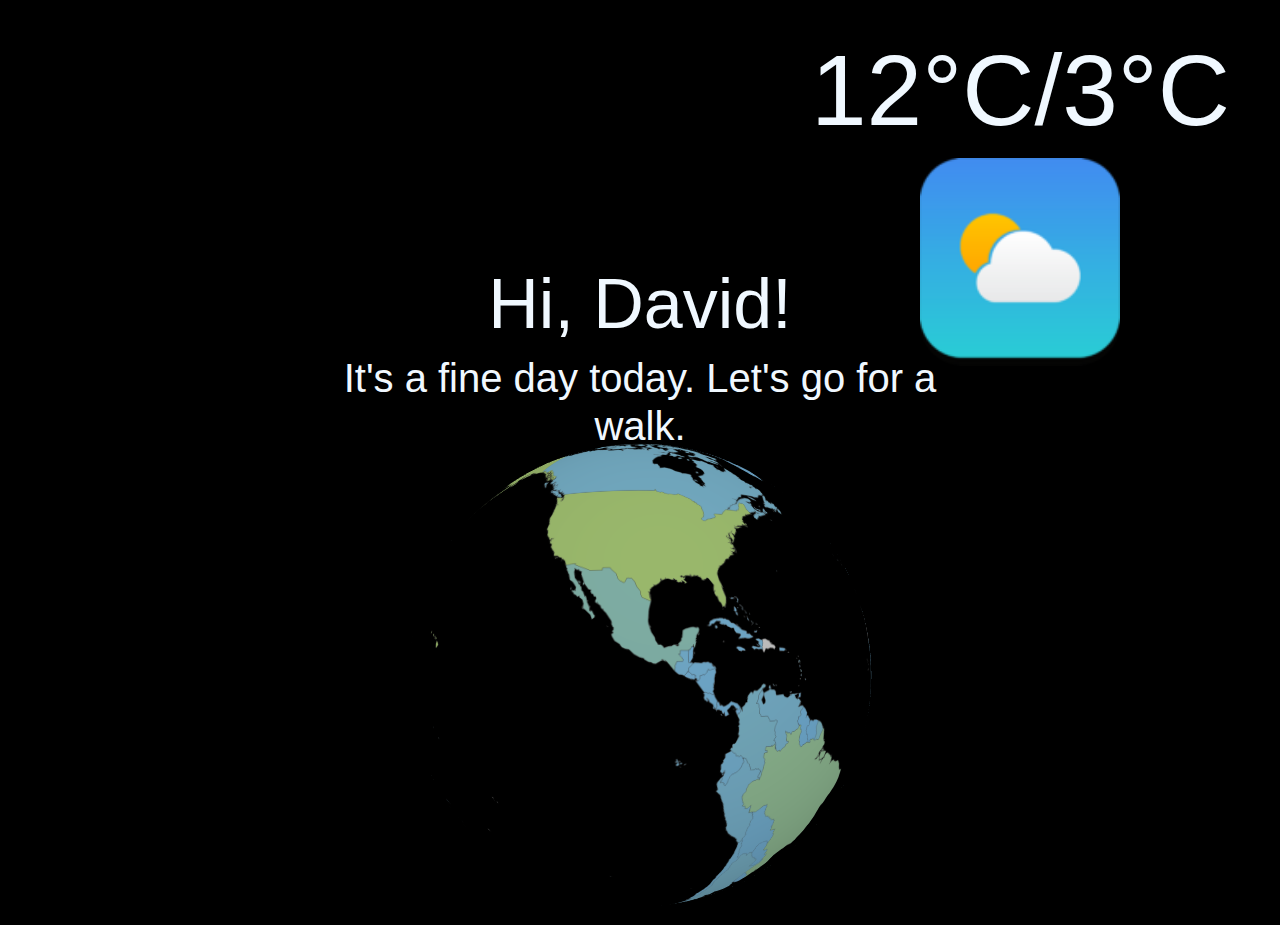
<file: mirror_system/Web Project/index.html>
<!DOCTYPE html>
<html lang="en">
	<head>
		<meta charset="utf-8">
		<meta http-equiv="X-UA-Compatible" content="IE=edge" lang="zh">
		<meta name="viewport" content="width=device-width, initial-scale=1">
		<title>information</title>
		<!-- Bootstrap -->
		<link href="css/bootstrap-4.2.1.css" rel="stylesheet">
		<link href="test-1.css" rel="stylesheet">
		<style type="text/css">
			.area-1 {
				position: absolute;
				left: 10px;
				top: 10px;

			}

			.area-2 {
				position: absolute;
				right: 50px;
				top: 30px;
				text-align: center;
			}

			.area-3 {
				position: absolute;
				left: 50%;
				top: 40%;
				transform: translateX(-50%) translateY(-50%);
				text-align: center;
			}
			
			.map-globe {
				position: absolute;
				left: 50%;
				top: 75%;
				transform: translateX(-50%) translateY(-50%);
				width: 900px;
				height: 500px;
			}
			
		</style>
		<script type="text/javascript" src="assets/echarts.min.js"></script>
		<script type="text/javascript" src="assets/echarts-gl.min.js"></script>
		<script type="text/javascript" src="assets/china.js"></script>
		<script type="text/javascript" src="assets/world.js"></script>

	</head>
	<body style="color: aliceblue; background: #000000">


		<div class="area-1">
			<h1 id="dateTime" style="font-size: 100px;"></h1>
		</div>

		<div class="area-2">
			<h1 class="text-right" style="font-size: 100px;">12°C/3°C</h1>
			<div class=" "><img src="images/weather_4.png" alt="weather" width="200px"></div>
		</div>


		<div class="area-3">
			<h1 style="font-size: 70px;">Hi, David!</h1>
			<h1 style="font-size: 40px;">It's a fine day today. Let's go for a walk.</h1>
		</div>


		<div id="map-globe" class="map-globe"></div>
		<script src="js/map-globe.js" type="text/javascript" charset="utf-8"></script>

<!-- 		<div align="center">
			<iframe class="p2-iframe" src="map_globe_base.html" width="900" height="500" frameborder="0" scrolling="no"
				align="middle"> <a href="map_globe_base.html">看到我，说明你的浏览器不支持iframe，点击这里访问原页面。</a> </iframe>
		</div> -->



		<!-- jQuery (necessary for Bootstrap's JavaScript plugins) -->
		<script src="js/jquery-3.3.1.min.js"></script>
		<!-- Include all compiled plugins (below), or include individual files as needed -->
		<script src="js/popper.min.js"></script>
		<script src="js/bootstrap-4.2.1.js"></script>
		
		<script src="test-1.js"></script>
	</body>
</html>
</file>
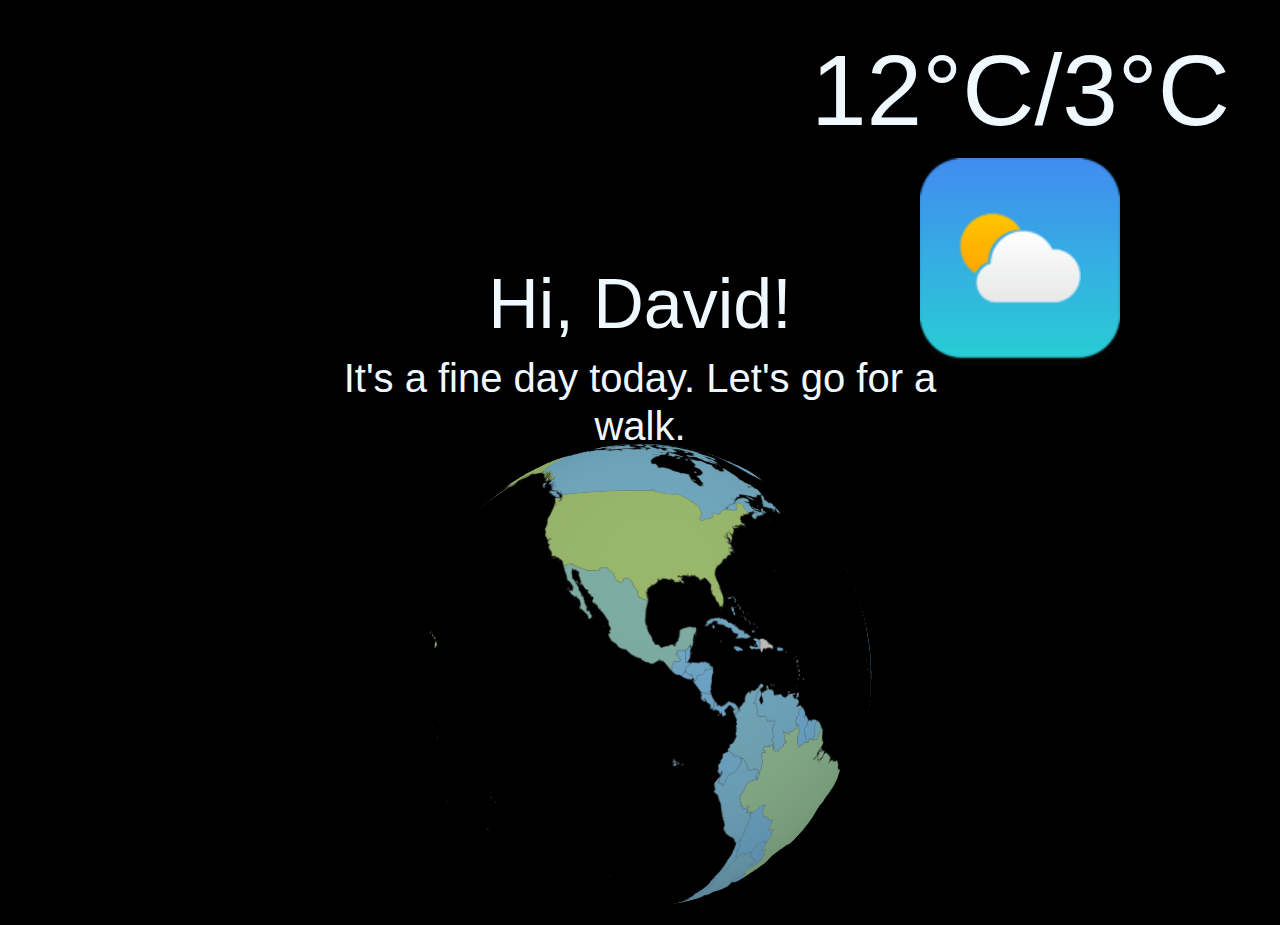
<file: mirror_system/Web_Project/index.html>
<!DOCTYPE html>
<html lang="en">
	<head>
		<meta charset="utf-8">
		<meta http-equiv="X-UA-Compatible" content="IE=edge" lang="zh">
		<meta name="viewport" content="width=device-width, initial-scale=1">
		<title>information</title>
		<!-- Bootstrap -->
		<link href="css/bootstrap-4.2.1.css" rel="stylesheet">
		<script src="./js/general.js"></script>
		<style type="text/css">
			.area-1 {
				position: absolute;
				left: 10px;
				top: 10px;

			}

			.area-2 {
				position: absolute;
				right: 50px;
				top: 30px;
				text-align: center;
			}

			.area-3 {
				position: absolute;
				left: 50%;
				top: 40%;
				transform: translateX(-50%) translateY(-50%);
				text-align: center;
			}
			
			.map-globe {
				position: absolute;
				left: 50%;
				top: 75%;
				transform: translateX(-50%) translateY(-50%);
				width: 900px;
				height: 500px;
			}
			
		</style>
		<script type="text/javascript" src="assets/echarts.min.js"></script>
		<script type="text/javascript" src="assets/echarts-gl.min.js"></script>
		<script type="text/javascript" src="assets/china.js"></script>
		<script type="text/javascript" src="assets/world.js"></script>

	</head>
	<body style="color: aliceblue; background: #000000">


		<div class="area-1">
			<h1 id="dateTime" style="font-size: 100px;"></h1>
		</div>

		<div class="area-2">
			<h1 class="text-right" style="font-size: 100px;">12°C/3°C</h1>
			<div class=" "><img src="images/weather_4.png" alt="weather" width="200px"></div>
		</div>


		<div class="area-3">
			<h1 style="font-size: 70px;">Hi, David!</h1>
			<h1 style="font-size: 40px;">It's a fine day today. Let's go for a walk.</h1>
		</div>


		<div id="map-globe" class="map-globe"></div>
		<script src="js/map-globe.js" type="text/javascript" charset="utf-8"></script>

<!-- 		<div align="center">
			<iframe class="p2-iframe" src="map_globe_base.html" width="900" height="500" frameborder="0" scrolling="no"
				align="middle"> <a href="map_globe_base.html">看到我，说明你的浏览器不支持iframe，点击这里访问原页面。</a> </iframe>
		</div> -->



		<div id="next-rate"></div>
		<div id="back-rate"></div>
		<!-- jQuery (necessary for Bootstrap's JavaScript plugins) -->
		<script src="js/jquery-3.3.1.min.js"></script>
		<!-- Include all compiled plugins (below), or include individual files as needed -->
		<script src="js/popper.min.js"></script>
		<script src="js/bootstrap-4.2.1.js"></script>

	</body>
</html>
</file>
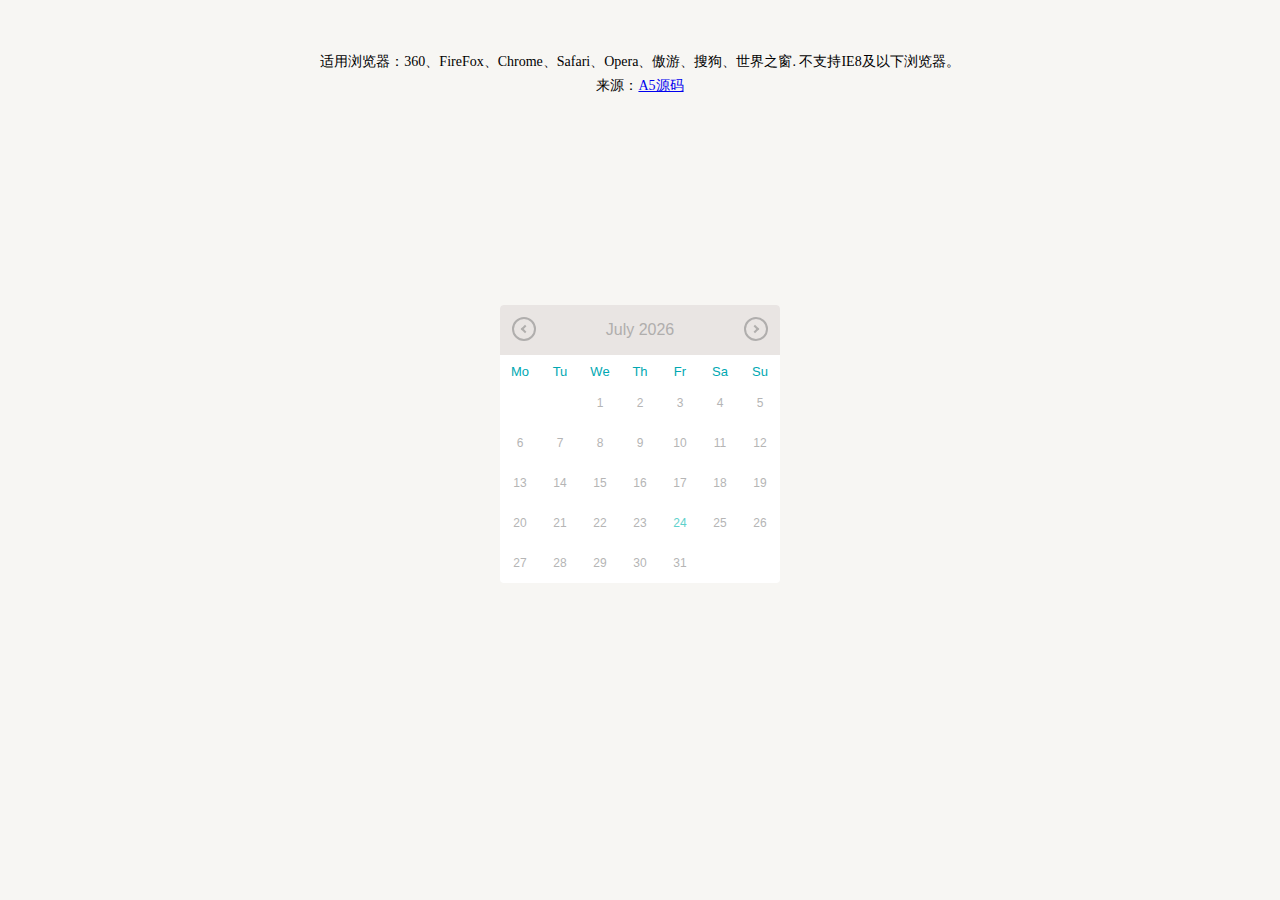
<file: mirror_system/html/calender/index.html>
<!DOCTYPE html>
<html >
<head>
<meta charset="gb2312">
<title>jQuery UI�Զ�����ʽ�������� - A5Դ��</title>

<link rel="stylesheet" href="css/reset.css">
<link rel="stylesheet" href="css/style.css">

<script src="js/prefixfree.min.js"></script>

</head>
<body>

<div id="datepicker" class="calendar"></div>

<script src='js/jquery-1.8.3.min.js'></script>
<script src='js/jquery-ui.js'></script>
<script src="js/index.js"></script>

<div style="text-align:center;margin:50px 0; font:normal 14px/24px 'MicroSoft YaHei';">
<p>�����������360��FireFox��Chrome��Safari��Opera�����Ρ��ѹ�������֮��. ��֧��IE8�������������</p>
<p>��Դ��<a href="http://down.admin5.com" target="_blank">A5Դ��</a></p>
</div>
</body>
</html>
</file>
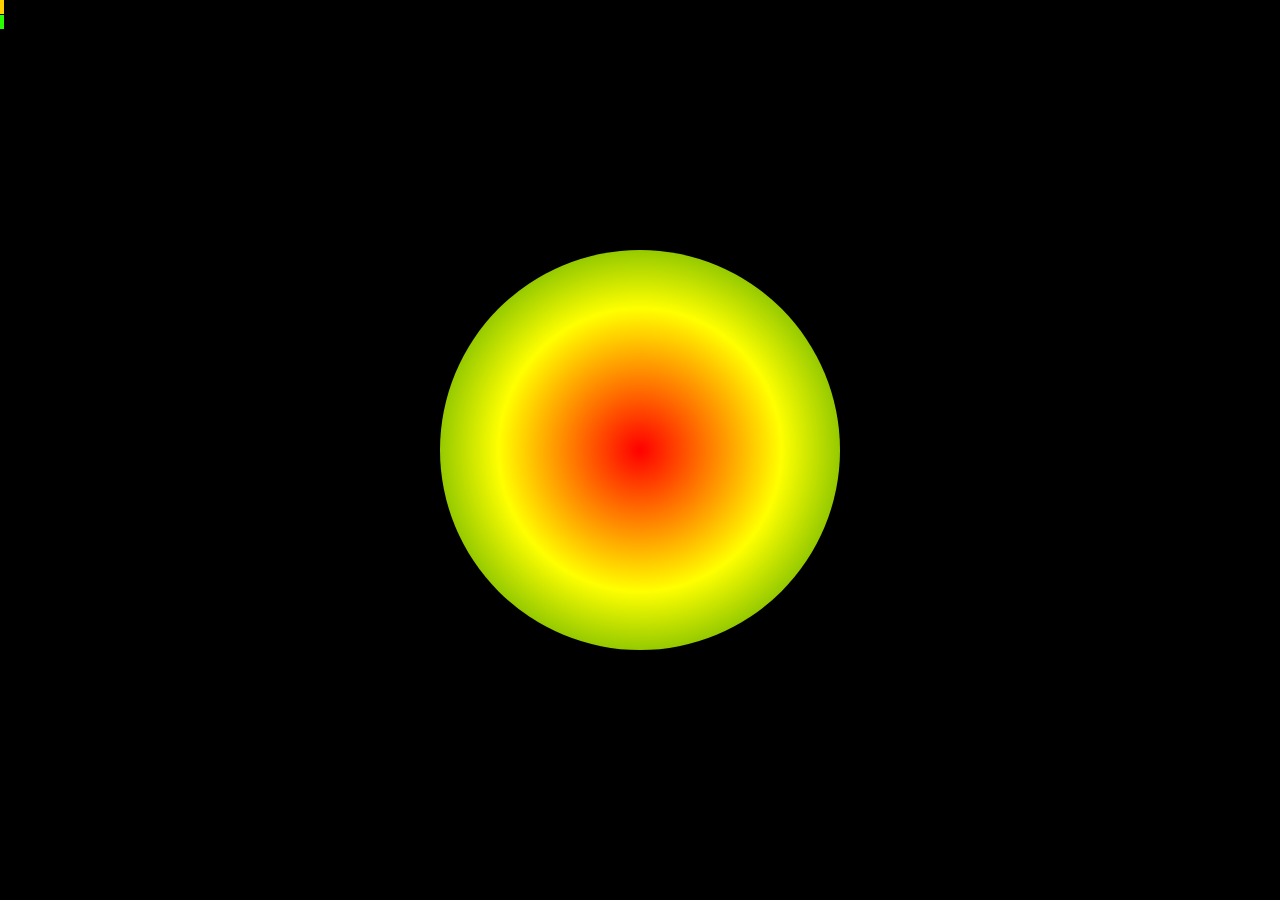
<file: mirror_system/page1.html>
<!DOCTYPE html>
<html>
	<head>
		<meta charset="utf-8" />
		<title>mirror_system</title>
		<link rel="stylesheet" type="text/css" href="./css/Start.css"/>
	</head>
	<body>
<!-- 		<div class="display-area-1">
			<iframe src="./html/time_clock/index.html" width="450px" height="450px" frameborder="0" scrolling="no"></iframe>
		</div> -->
		<div id="interactive_1" class="interactive_1"></div>
		<div id="interactive_2" class="interactive_2"></div>
		<div id="test_circle" class="display-area-2"></div>
		
	</body>
	<script type="text/javascript">
		const test_circle = document.getElementById('test_circle');

		function widthAdd(d){
			
			test_circle.style.width = d + 'px';
			test_circle.style.height = d + 'px';
			return test_circle.style.width;
		}

		function movePos(x, y) {
				test_circle.style.left = x + 200 + 'px';
				test_circle.style.top = y + 200 + 'px';
				return [test_circle.style.left, test_circle.style.top];
		}

		function pro_rate(id_name, rate) {
			let pro = document.getElementById(id_name);
			pro.style.width = rate + '%';
			return pro.clientWidth;
		}
	</script>
	
</html>
</file>
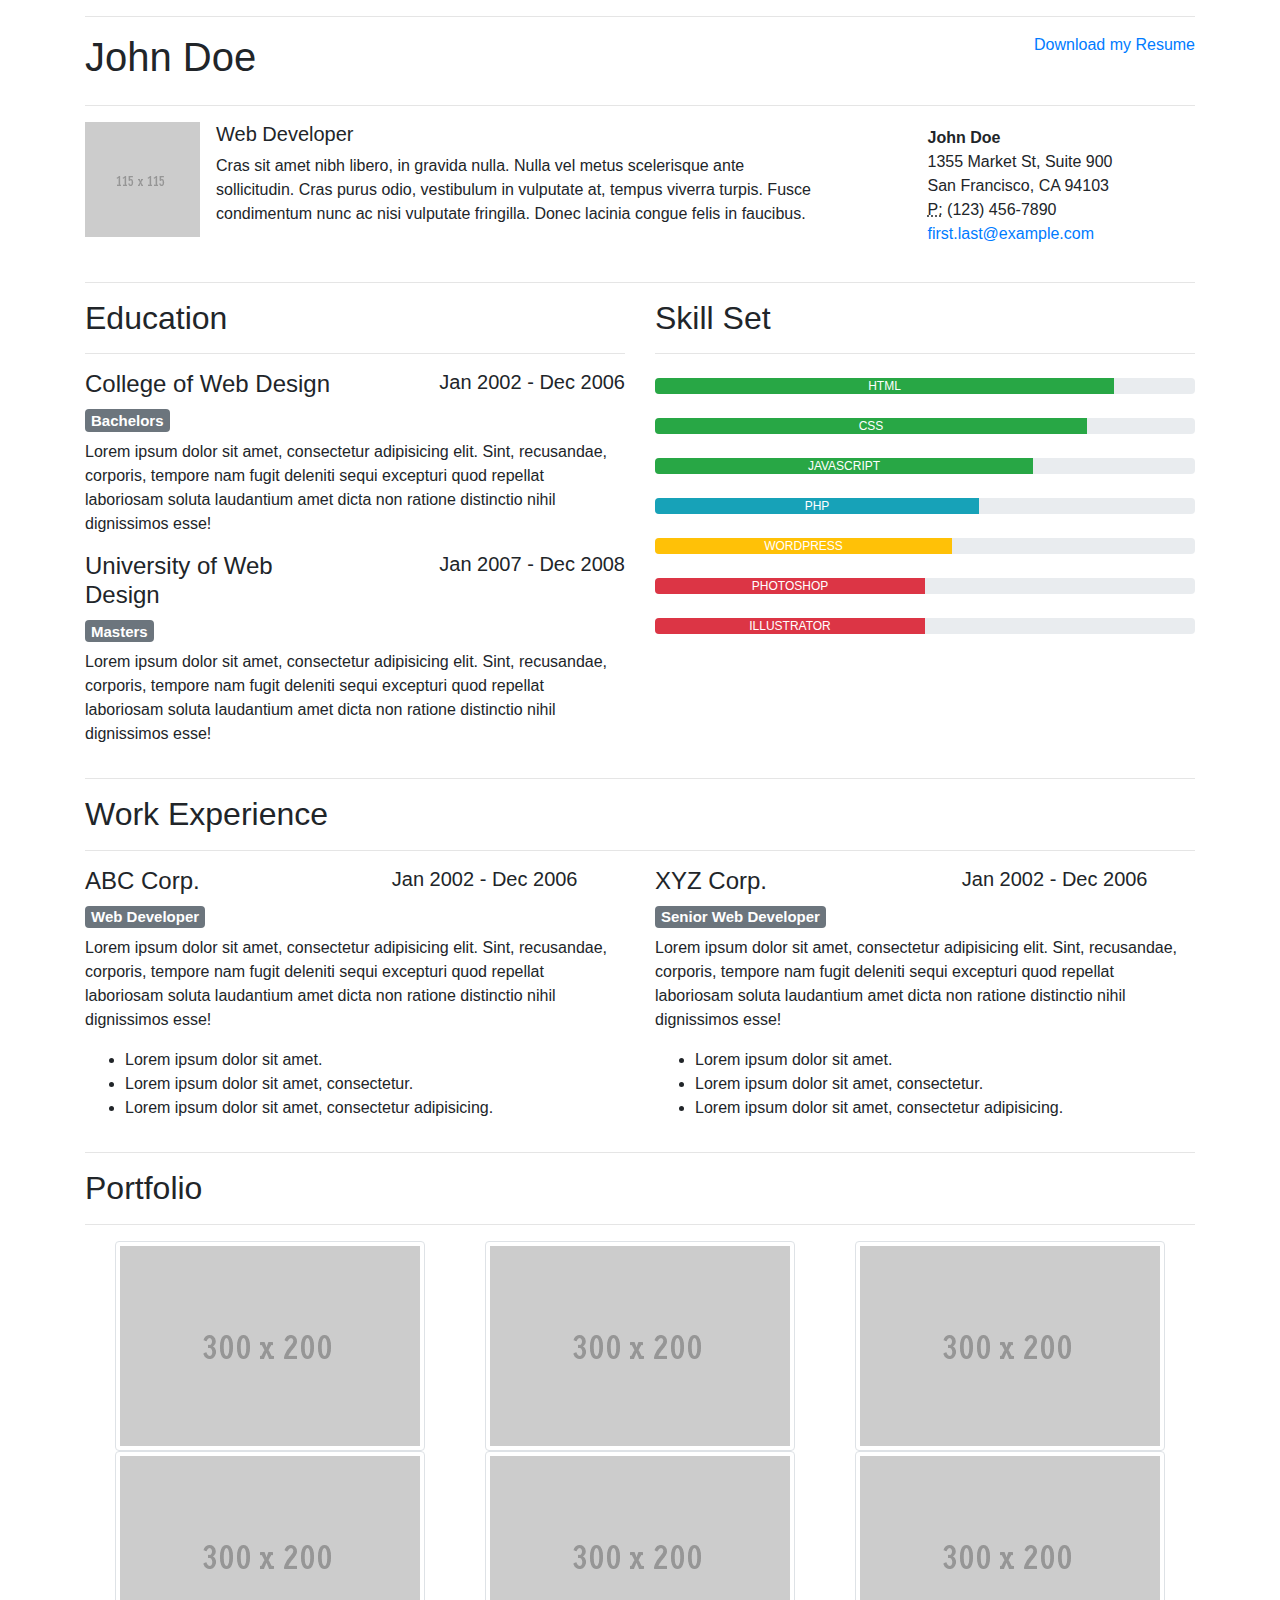
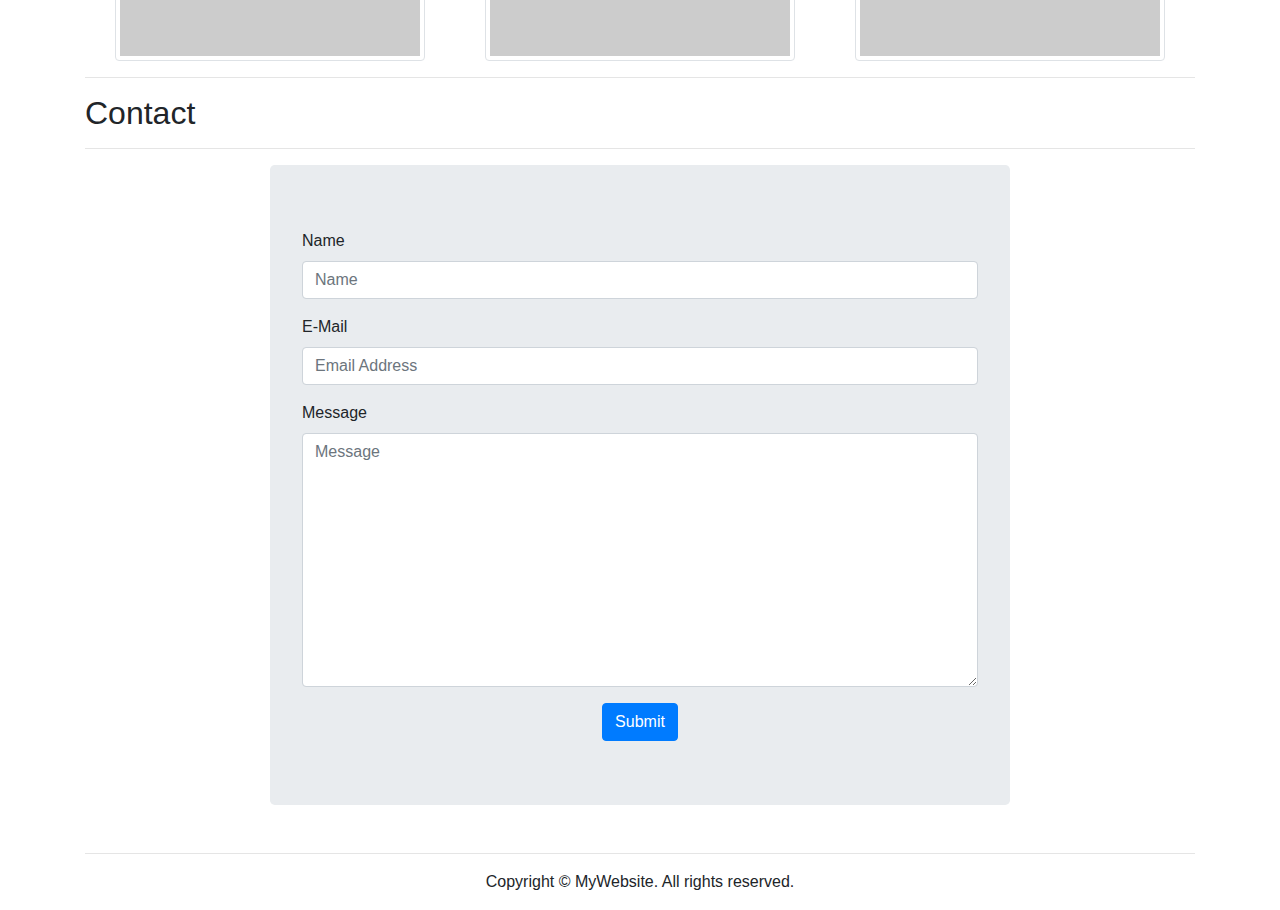
<file: mirror_system/Web Project/cankao.html>
<!DOCTYPE html>
<html lang="en">
  <head>
    <meta charset="utf-8">
    <meta http-equiv="X-UA-Compatible" content="IE=edge">
    <meta name="viewport" content="width=device-width, initial-scale=1">
    <title>Bootstrap Resume Page Template</title>
    <!-- Bootstrap -->
    <link href="css/bootstrap-4.2.1.css" rel="stylesheet">
  </head>
  <body>
    <div class="container">
      <hr>
      <div class="row">
        <div class="col-6">
          <h1>John Doe</h1>
        </div>
        <div class="col-6">
          <p class="text-right"><a href="">Download my Resume</a></p>
        </div>
      </div>
      <hr>
      <div class="row">
        <div class="col-md-8 col-sm-12">
          <div class="media">
            <img class="mr-3" src="images/115X115.gif" alt="Generic placeholder image">
            <div class="media-body">
              <h5 class="mt-0">Web Developer</h5>
              Cras sit amet nibh libero, in gravida nulla. Nulla vel metus scelerisque ante sollicitudin. Cras purus odio, vestibulum in vulputate at, tempus viverra turpis. Fusce condimentum nunc ac nisi vulputate fringilla. Donec lacinia congue felis in faucibus.
            </div>
          </div>
        </div>
        <div class="col-md-4 col-sm-12">
          <div class="row justify-content-md-around m-1">
            <address>
              <strong>John Doe</strong><br>
              1355 Market St, Suite 900<br>
              San Francisco, CA 94103<br>
              <abbr title="Phone">P:</abbr> (123) 456-7890<br>
              <a href="mailto:#">first.last@example.com</a>
            </address>
          </div>
        </div>
      </div>
      <hr>
      <div class="row">
        <div class="col-md-6 col-sm-12">
          <h2>Education</h2>
          <hr>
          <div class="row">
            <div class="col-6">
              <h4>College of Web Design</h4>
            </div>
            <div class="col-6">
              <h5 class="text-right"><span aria-hidden="true"></span> Jan 2002 - Dec 2006</h5>
            </div>
          </div>
          <h5><span class="badge badge-secondary">Bachelors</span></h5>
          <p>Lorem ipsum dolor sit amet, consectetur adipisicing elit. Sint, recusandae, corporis, tempore nam fugit deleniti sequi excepturi quod repellat laboriosam soluta laudantium amet dicta non ratione distinctio nihil dignissimos esse!</p>
          <div class="row">
            <div class="col-6">
              <h4>University of Web Design</h4>
            </div>
            <div class="col-6">
              <h5 class="text-right"><span aria-hidden="true"></span> Jan 2007 - Dec 2008</h5>
            </div>
          </div>
          <h5><span class="badge badge-secondary">Masters</span></h5>
          <p>Lorem ipsum dolor sit amet, consectetur adipisicing elit. Sint, recusandae, corporis, tempore nam fugit deleniti sequi excepturi quod repellat laboriosam soluta laudantium amet dicta non ratione distinctio nihil dignissimos esse!</p>
        </div>
        <div class="col-md-6 col-sm-12">
          <h2>Skill Set</h2>
          <hr>
          <div class="progress mt-4">
            <div class="progress-bar bg-success" role="progressbar" aria-valuenow="85" aria-valuemin="0" aria-valuemax="100" style="width: 85%"> HTML</div>
          </div>
          <div class="progress mt-4">
            <div class="progress-bar bg-success" role="progressbar" aria-valuenow="80" aria-valuemin="0" aria-valuemax="100" style="width: 80%"> CSS</div>
          </div>
          <div class="progress mt-4">
            <div class="progress-bar bg-success" role="progressbar" aria-valuenow="70" aria-valuemin="0" aria-valuemax="100" style="width: 70%"> JAVASCRIPT</div>
          </div>
          <div class="progress mt-4">
            <div class="progress-bar bg-info" role="progressbar" aria-valuenow="60" aria-valuemin="0" aria-valuemax="100" style="width: 60%"> PHP</div>
          </div>
          <div class="progress mt-4">
            <div class="progress-bar bg-warning" role="progressbar" aria-valuenow="55" aria-valuemin="0" aria-valuemax="100" style="width: 55%"> WORDPRESS</div>
          </div>
          <div class="progress mt-4">
            <div class="progress-bar bg-danger" role="progressbar" aria-valuenow="50" aria-valuemin="0" aria-valuemax="100" style="width: 50%"> PHOTOSHOP</div>
          </div>
          <div class="progress mt-4">
            <div class="progress-bar bg-danger" role="progressbar" aria-valuenow="50" aria-valuemin="0" aria-valuemax="100" style="width: 50%"> ILLUSTRATOR</div>
          </div>
        </div>
      </div>
      <hr>
      <h2>Work Experience</h2>
      <hr>
      <div class="row">
        <div class="col-md-6 col-sm-12">
          <div class="row">
            <div class="col-5">
              <h4>ABC Corp.</h4>
            </div>
            <div class="col-6">
              <h5 class="text-right"><span aria-hidden="true"></span> Jan 2002 - Dec 2006</h5>
            </div>
          </div>
          <h5><span class="badge badge-secondary">Web Developer</span></h5>
          <p>Lorem ipsum dolor sit amet, consectetur adipisicing elit. Sint, recusandae, corporis, tempore nam fugit deleniti sequi excepturi quod repellat laboriosam soluta laudantium amet dicta non ratione distinctio nihil dignissimos esse!</p>
          <ul>
            <li>Lorem ipsum dolor sit amet.</li>
            <li>Lorem ipsum dolor sit amet, consectetur.</li>
            <li>Lorem ipsum dolor sit amet, consectetur adipisicing.</li>
          </ul>
        </div>
        <div class="col-md-6 col-sm-12">
          <div class="row">
            <div class="col-5">
              <h4>XYZ Corp.</h4>
            </div>
            <div class="col-6">
              <h5 class="text-right"><span aria-hidden="true"></span> Jan 2002 - Dec 2006</h5>
            </div>
          </div>
          <h5><span class="badge badge-secondary">Senior Web Developer</span></h5>
          <p>Lorem ipsum dolor sit amet, consectetur adipisicing elit. Sint, recusandae, corporis, tempore nam fugit deleniti sequi excepturi quod repellat laboriosam soluta laudantium amet dicta non ratione distinctio nihil dignissimos esse!</p>
          <ul>
            <li>Lorem ipsum dolor sit amet.</li>
            <li>Lorem ipsum dolor sit amet, consectetur.</li>
            <li>Lorem ipsum dolor sit amet, consectetur adipisicing.</li>
          </ul>
        </div>
      </div>
      <hr>
      <h2>Portfolio</h2>
      <hr>
      <div class="container">
        <div class="row text-center">
          <div class="col-sm-4 col-12 p-0"><img class="img-thumbnail"  src="images/300X200.gif" alt=""></div>
          <div class="col-sm-4 col-12 p-0"><img class="img-thumbnail"  src="images/300X200.gif" alt=""></div>
          <div class="col-sm-4 col-12 p-0"><img class="img-thumbnail"  src="images/300X200.gif" alt=""></div>
        </div>
        <div class="row text-center">
          <div class="col-sm-4 col-12 p-0"><img class="img-thumbnail"  src="images/300X200.gif" alt=""></div>
          <div class="col-sm-4 col-12 p-0"><img class="img-thumbnail"  src="images/300X200.gif" alt=""></div>
          <div class="col-sm-4 col-12 p-0"><img class="img-thumbnail"  src="images/300X200.gif" alt=""></div>
        </div>
      </div>
      <hr>
      <h2>Contact</h2>
      <hr>
      <div class="container">
        <div class="row justify-content-center">
          <div class="col-lg-8  col-12 jumbotron">
            <form>
              <div class="form-group">
                <label for="name">Name</label>
                <input type="text" class="form-control" id="name" name="name" placeholder="Name">
              </div>
              <div class="form-group">
                <label for="email">E-Mail</label>
                <input type="email" class="form-control" id="email" name="email" placeholder="Email Address" aria-describedby="emailHelp">
                <span id="emailHelp" class="form-text text-muted" style="display: none;">Please enter a valid e-mail address.</span>
              </div>
              <div class="form-group">
                <label for="message">Message</label>
                <textarea rows="10" cols="100" class="form-control" id="message" name="message" placeholder="Message" aria-describedby="messageHelp"></textarea>
                <span id="messageHelp" class="form-text text-muted" style="display: none;">Please enter a message.</span>
              </div>
              <div class="text-center">
                <button type="submit" class="btn btn-primary">Submit</button>
              </div>
            </form>
          </div>
        </div>
      </div>
      <hr>
      <footer class="text-center">
        <div class="container">
          <div class="row">
            <div class="col-12">
              <p>Copyright © MyWebsite. All rights reserved.</p>
            </div>
          </div>
        </div>
      </footer>
    </div>
    <!-- jQuery (necessary for Bootstrap's JavaScript plugins) -->
    <script src="js/jquery-3.3.1.min.js"></script>
    <!-- Include all compiled plugins (below), or include individual files as needed -->
    <script src="js/popper.min.js"></script>
    <script src="js/bootstrap-4.2.1.js"></script>
  </body>
</html>
</file>
<file: mirror_system/Web Project/test-1.css>
@charset "utf-8";
/* CSS Document */

.container {

}
</file>
<file: mirror_system/html/calender/css/style.css>
body {
  background: #f7f6f3;
  font-family: sans-serif;
}
.calendar {
  position: absolute;
  width: 280px;
  left: 50%;
  top: 50%;
  margin: -145px 0px 0px -140px;
  background: #fff;
  border-radius: 4px;
  overflow: hidden;
}
.ui-datepicker-header {
  height: 50px;
  line-height: 50px;
  color: #b0aead;
  background: #e9e5e3;
  margin-bottom: 10px;
}
.ui-datepicker-prev,
.ui-datepicker-next {
  width: 20px;
  height: 20px;
  text-indent: 9999px;
  border: 2px solid #b0aead;
  border-radius: 100%;
  cursor: pointer;
  overflow: hidden;
  margin-top: 12px;
}
.ui-datepicker-prev {
  float: left;
  margin-left: 12px;
}
.ui-datepicker-prev:after {
  transform: rotate(45deg);
  margin: -43px 0px 0px 8px;
}
.ui-datepicker-next {
  float: right;
  margin-right: 12px;
}
.ui-datepicker-next:after {
  transform: rotate(-135deg);
  margin: -43px 0px 0px 6px;
}
.ui-datepicker-prev:after,
.ui-datepicker-next:after {
  content: '';
  position: absolute;
  display: block;
  width: 4px;
  height: 4px;
  border-left: 2px solid #b0aead;
  border-bottom: 2px solid #b0aead;
}
.ui-datepicker-prev:hover,
.ui-datepicker-next:hover,
.ui-datepicker-prev:hover:after,
.ui-datepicker-next:hover:after {
  border-color: #5ed1cc;
}
.ui-datepicker-title {
  text-align: center;
}
.ui-datepicker-calendar {
  width: 100%;
  text-align: center;
}
.ui-datepicker-calendar thead tr th span {
  display: block;
  width: 40px;
  color: #00a8b2;
  margin-bottom: 5px;
  font-size: 13px;
}
.ui-state-default {
  display: block;
  text-decoration: none;
  color: #b5b5b5;
  line-height: 40px;
  font-size: 12px;
}
.ui-state-default:hover {
  background: rgba(0,0,0,0.02);
}
.ui-state-highlight {
  color: #8dd391;
}
.ui-state-active {
  color: #5ed1cc;
}
.ui-datepicker-unselectable .ui-state-default {
  color: #eee;
  border: 2px solid transparent;
}
</file>
<file: mirror_system/css/Start.css>
body {
	background-color: black;
	width: 100%;
	height: 100%;
	--default-font-color: white;
	overflow: hidden;
}


.display-area-1 {
	position: absolute;
	top: 20px;
	left: 20px;
	text-align: center;
	width: 100%;
	height: 100%;
}

.display-area-1 h1{
	color: var(--default-font-color);
	font-weight: 400;
	font-size: 50px;
	font-family: "microsoft yahei", serif;
	margin: 0px;
	margin-top: 20px;
}

.display-area-2 {
	position: absolute;
	width: 400px;
	height: 400px;
	border-radius: 50% 50%;
	background-image: radial-gradient(circle, red, yellow, green);
	left: 50%;
	top: 50%;
	transform: translateX(-50%) translateY(-50%);
	transition: width 0.5s, height 0.5s, left 0.5s, top 0.5s;
}


.interactive_1 {
	position: absolute;
	top: 0px;
	left: 0px;
	width: 0%;
	height: 10px;
	border: 2px solid rgba(255, 230, 0, 0.65);
	background-color: rgb(255, 170, 0);
	transition: width 0.5s;
}

.interactive_2 {
	position: absolute;
	top: 15px;
	left: 0px;
	width: 0%;
	height: 10px;
	border: 2px solid rgba(8, 255, 0, 0.67);
	background-color: rgb(106, 255, 0);
	transition: width 0.5s;
}
</file>
